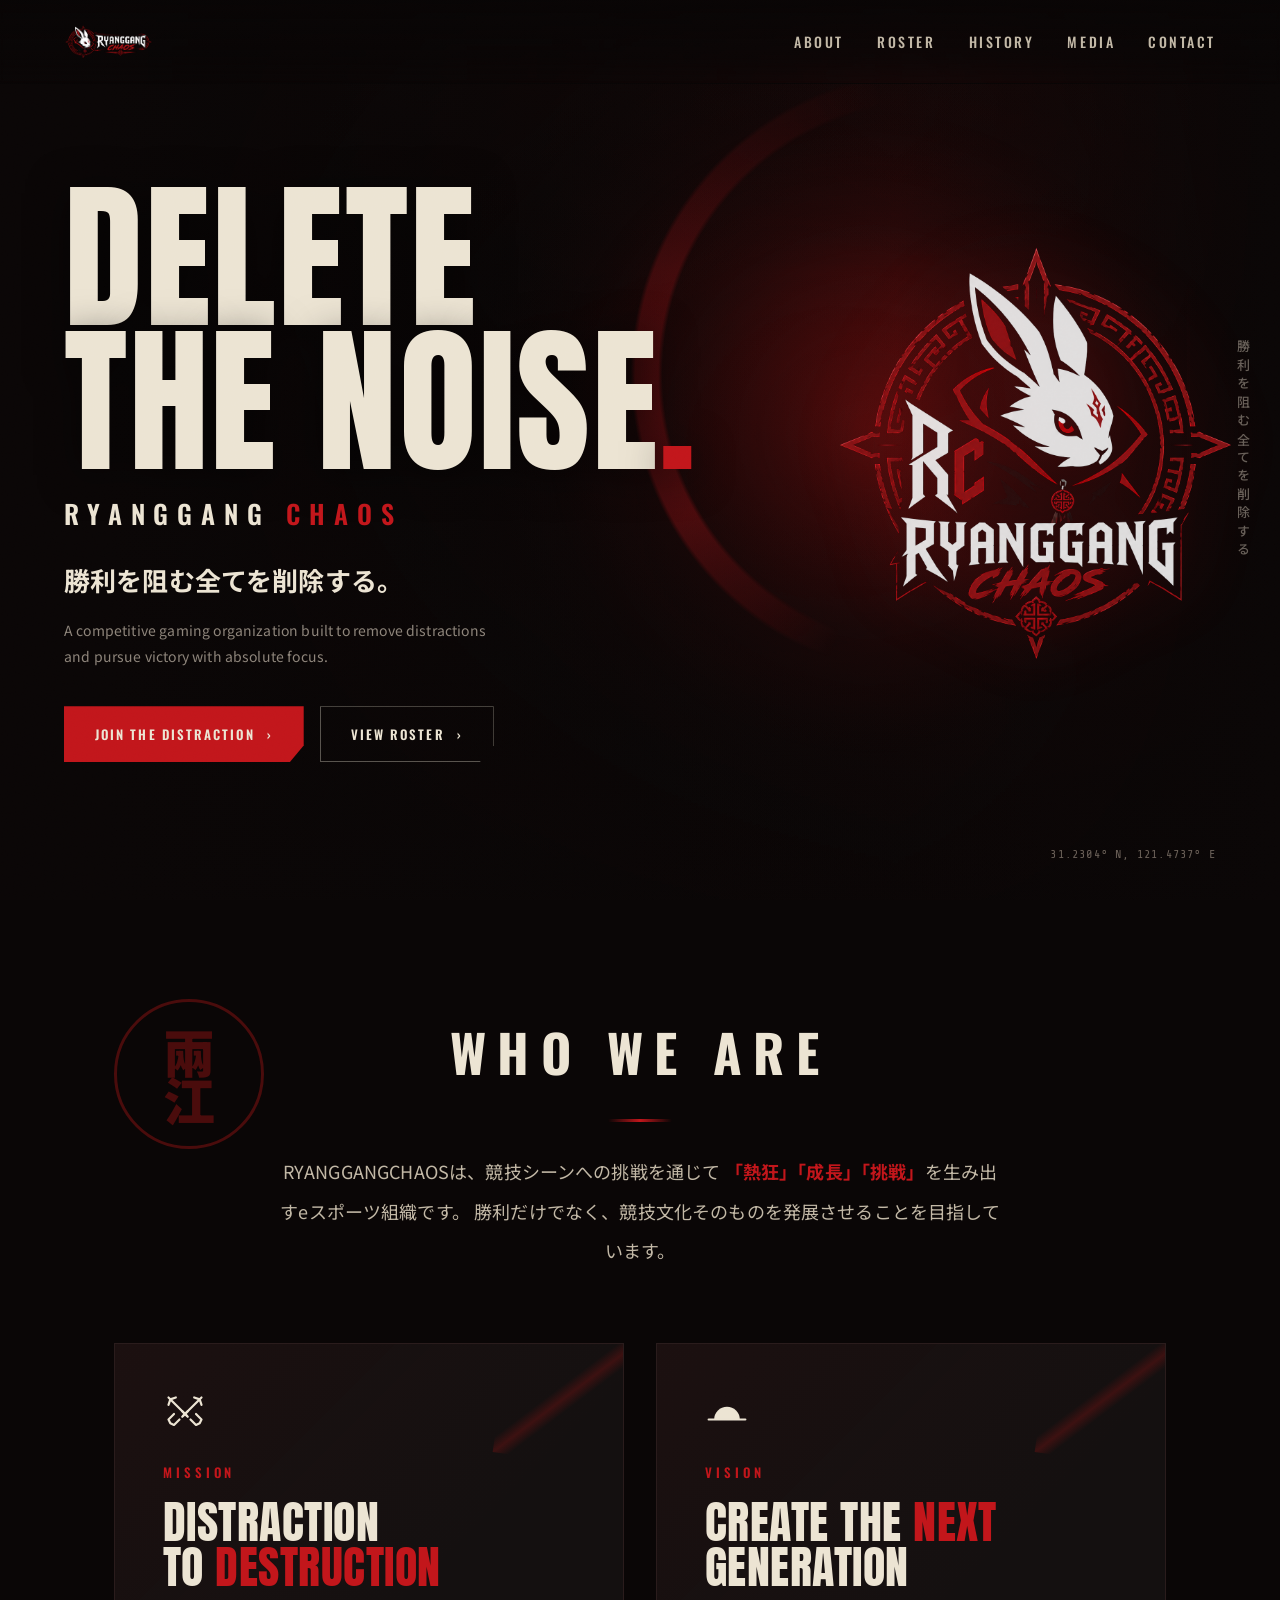
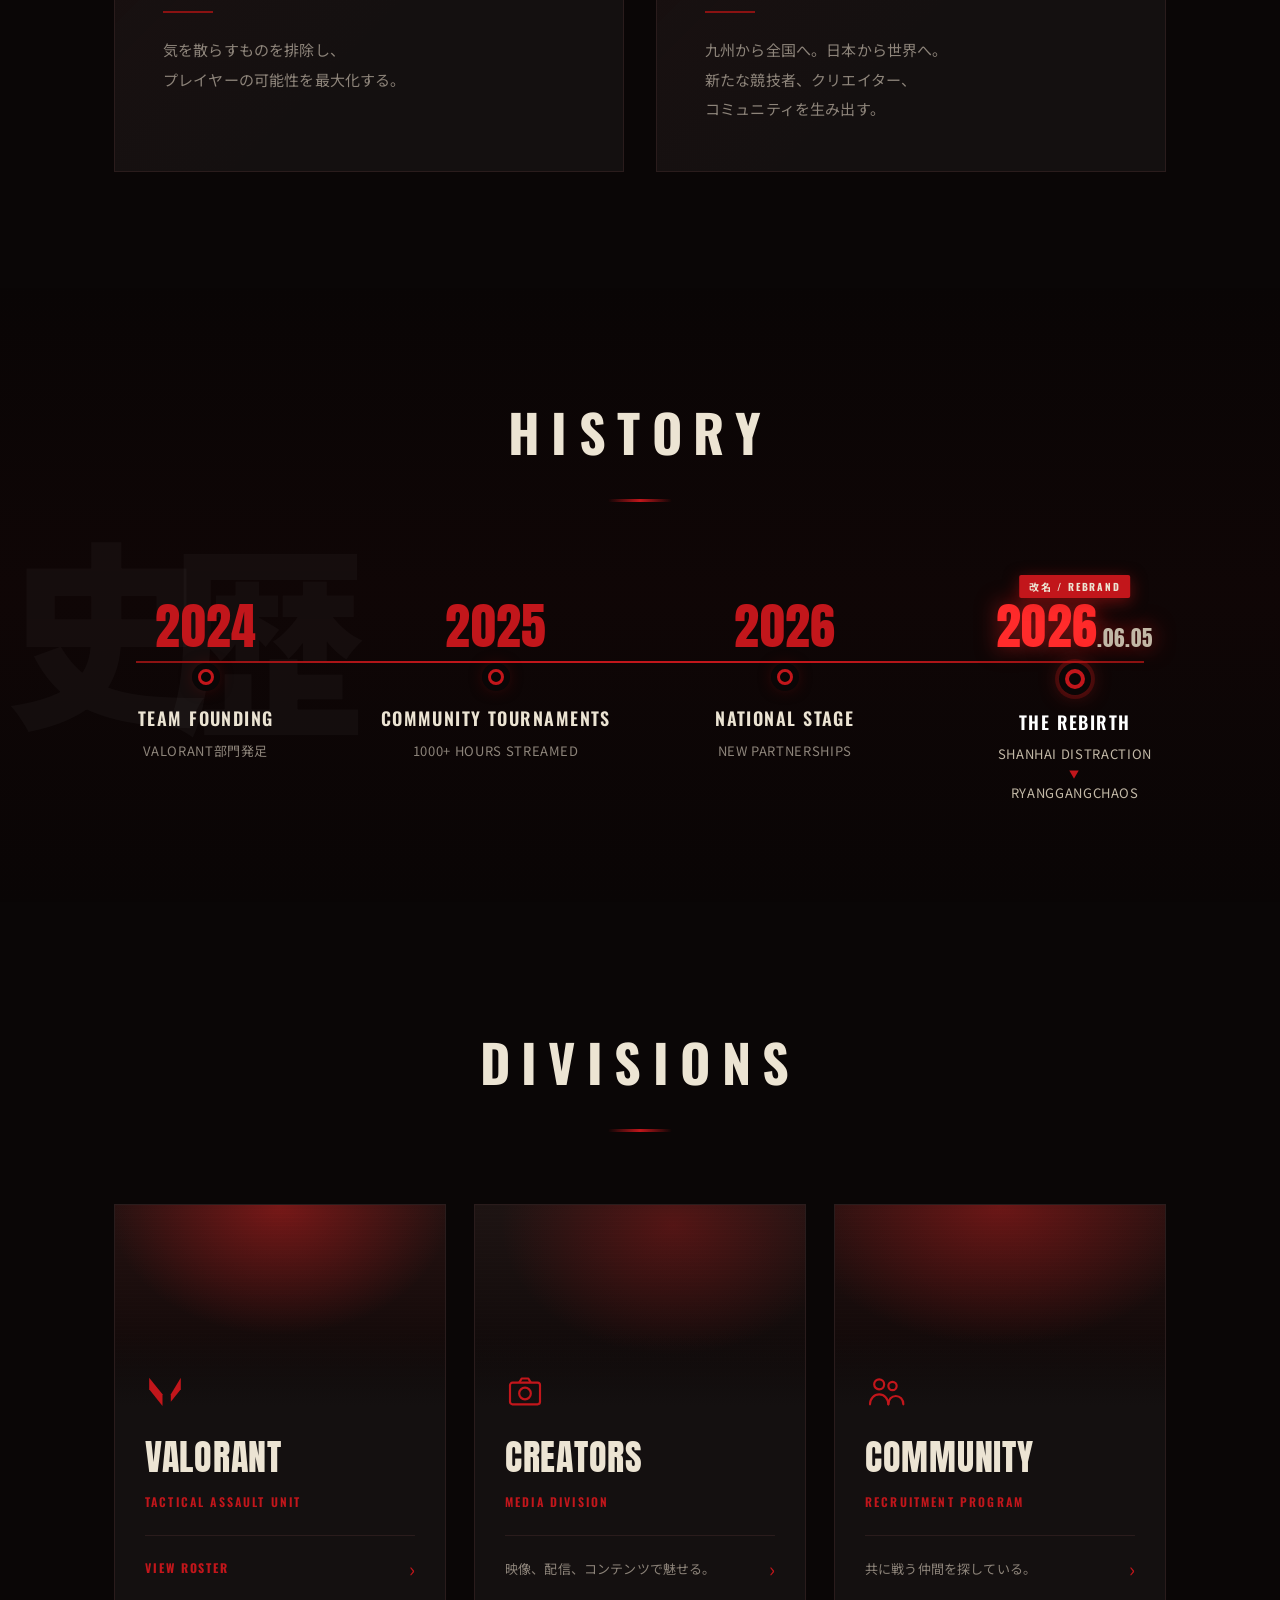
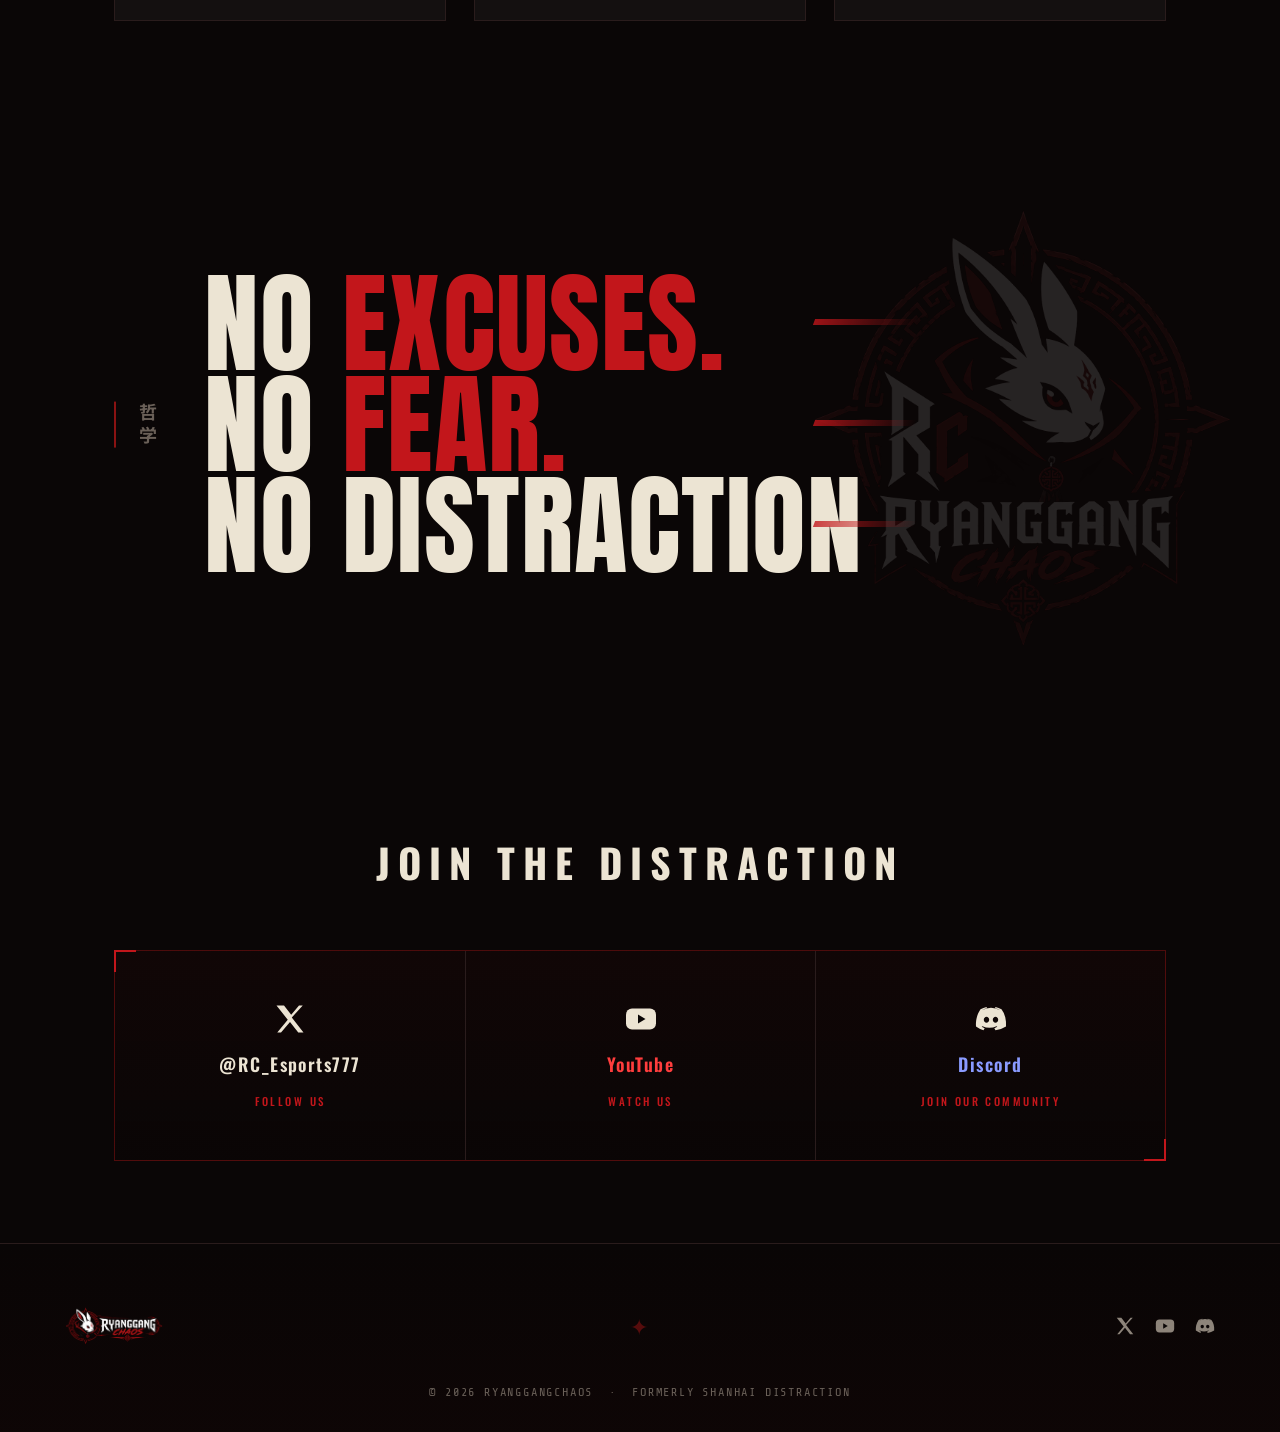
<file: index.html>
<!DOCTYPE html>
<html lang="ja">
<head>
  <meta charset="UTF-8" />
  <meta name="viewport" content="width=device-width, initial-scale=1.0" />
  <title>RYANGGANGCHAOS — DELETE THE NOISE</title>
  <meta name="description" content="RYANGGANGCHAOS（旧 SHANHAI DISTRACTION）｜勝利を阻む全てを削除する。競技シーンへの挑戦を通じて熱狂・成長・挑戦を生み出すeスポーツ組織。" />

  <!-- Open Graph -->
  <meta property="og:title" content="RYANGGANGCHAOS — DELETE THE NOISE" />
  <meta property="og:description" content="勝利を阻む全てを削除する。競技文化を発展させるeスポーツ組織。（旧 SHANHAI DISTRACTION）" />
  <meta property="og:type" content="website" />
  <meta property="og:image" content="assets/og-image.png" />
  <meta name="theme-color" content="#0a0606" />

  <link rel="icon" type="image/png" sizes="32x32" href="assets/favicon-32.png" />
  <link rel="apple-touch-icon" href="assets/favicon-180.png" />

  <!-- Fonts -->
  <link rel="preconnect" href="https://fonts.googleapis.com" />
  <link rel="preconnect" href="https://fonts.gstatic.com" crossorigin />
  <link href="https://fonts.googleapis.com/css2?family=Anton&family=Oswald:wght@400;500;600;700&family=Noto+Sans+JP:wght@400;500;700;900&family=Share+Tech+Mono&display=swap" rel="stylesheet" />

  <link rel="stylesheet" href="css/style.css" />
</head>
<body>
  <!-- Grain overlay -->
  <div class="grain" aria-hidden="true"></div>

  <!-- ============ HEADER ============ -->
  <header class="site-header" id="header">
    <a class="brand" href="#hero" aria-label="RYANGGANGCHAOS ホーム">
      <img class="brand__img" src="assets/logo-horizontal.png" alt="RYANGGANGCHAOS" width="1672" height="941" />
    </a>

    <nav class="nav" id="nav" aria-label="メインナビゲーション">
      <a href="#about">ABOUT</a>
      <a href="roster.html">ROSTER</a>
      <a href="#history">HISTORY</a>
      <a href="#media">MEDIA</a>
      <a href="#contact">CONTACT</a>
    </nav>

    <button class="nav-toggle" id="navToggle" aria-label="メニューを開く" aria-expanded="false" aria-controls="nav">
      <span></span><span></span><span></span>
    </button>
  </header>

  <main>
    <!-- ============ HERO ============ -->
    <section class="hero" id="hero">
      <div class="hero__bg" aria-hidden="true">
        <div class="hero__figure"></div>
        <div class="hero__glow"></div>
        <div class="hero__pagoda"></div>
        <div class="hero__ring"></div>
      </div>

      <div class="hero__vertical" aria-hidden="true">勝利を阻む全てを削除する</div>

      <div class="hero__inner reveal">
        <h1 class="hero__title">
          <span class="line">DELETE</span>
          <span class="line">THE NOISE<span class="dot">.</span></span>
        </h1>
        <p class="hero__sub"><span>RYANGGANG</span> <em>CHAOS</em></p>
        <p class="hero__jp">勝利を阻む全てを削除する。</p>
        <p class="hero__lead">A competitive gaming organization built to remove distractions and pursue victory with absolute focus.</p>

        <div class="hero__cta">
          <a class="btn btn--solid" href="#contact">JOIN THE DISTRACTION <span aria-hidden="true">›</span></a>
          <a class="btn btn--ghost" href="roster.html">VIEW ROSTER <span aria-hidden="true">›</span></a>
        </div>
      </div>

      <div class="hero__coords" aria-hidden="true">31.2304° N, 121.4737° E</div>
      <img class="hero__emblem" src="assets/logo-emblem.png" alt="" aria-hidden="true" />
    </section>

    <!-- ============ WHO WE ARE ============ -->
    <section class="about" id="about">
      <div class="about__stamp" aria-hidden="true">兩江</div>
      <div class="about__inner">
        <h2 class="section-head reveal">WHO WE ARE</h2>
        <p class="about__text reveal">
          RYANGGANGCHAOSは、競技シーンへの挑戦を通じて
          <strong>「熱狂」「成長」「挑戦」</strong>を生み出すeスポーツ組織です。
          勝利だけでなく、競技文化そのものを発展させることを目指しています。
        </p>
      </div>

      <!-- MISSION / VISION -->
      <div class="mv">
        <article class="mv__card reveal">
          <div class="mv__icon" aria-hidden="true">
            <svg viewBox="0 0 48 48"><use href="#ico-swords" /></svg>
          </div>
          <span class="mv__label">MISSION</span>
          <h3 class="mv__title">DISTRACTION<br />TO <em>DESTRUCTION</em></h3>
          <span class="mv__rule" aria-hidden="true"></span>
          <p class="mv__body">気を散らすものを排除し、<br />プレイヤーの可能性を最大化する。</p>
        </article>

        <article class="mv__card reveal" style="--d:.12s">
          <div class="mv__icon" aria-hidden="true">
            <svg viewBox="0 0 48 48"><use href="#ico-sun" /></svg>
          </div>
          <span class="mv__label">VISION</span>
          <h3 class="mv__title">CREATE THE <em>NEXT</em><br />GENERATION</h3>
          <span class="mv__rule" aria-hidden="true"></span>
          <p class="mv__body">九州から全国へ。日本から世界へ。<br />新たな競技者、クリエイター、<br />コミュニティを生み出す。</p>
        </article>
      </div>
    </section>

    <!-- ============ HISTORY ============ -->
    <section class="history" id="history">
      <span class="history__kanji" aria-hidden="true">歴史</span>
      <h2 class="section-head reveal">HISTORY</h2>

      <ol class="timeline">
        <li class="timeline__item reveal">
          <span class="timeline__year">2024</span>
          <span class="timeline__dot" aria-hidden="true"></span>
          <h3 class="timeline__title">TEAM FOUNDING</h3>
          <p class="timeline__desc">VALORANT部門発足</p>
        </li>
        <li class="timeline__item reveal" style="--d:.12s">
          <span class="timeline__year">2025</span>
          <span class="timeline__dot" aria-hidden="true"></span>
          <h3 class="timeline__title">COMMUNITY TOURNAMENTS</h3>
          <p class="timeline__desc">1000+ HOURS STREAMED</p>
        </li>
        <li class="timeline__item reveal" style="--d:.24s">
          <span class="timeline__year">2026</span>
          <span class="timeline__dot" aria-hidden="true"></span>
          <h3 class="timeline__title">NATIONAL STAGE</h3>
          <p class="timeline__desc">NEW PARTNERSHIPS</p>
        </li>
        <li class="timeline__item timeline__item--now reveal" style="--d:.36s">
          <span class="timeline__badge">改名 / REBRAND</span>
          <span class="timeline__year">2026<small>.06.05</small></span>
          <span class="timeline__dot" aria-hidden="true"></span>
          <h3 class="timeline__title">THE REBIRTH</h3>
          <p class="timeline__desc">SHANHAI DISTRACTION<br /><span class="arrow" aria-hidden="true">▼</span><br />RYANGGANGCHAOS</p>
        </li>
      </ol>
    </section>

    <!-- ============ DIVISIONS ============ -->
    <section class="divisions" id="roster">
      <h2 class="section-head reveal">DIVISIONS</h2>

      <div class="div-grid">
        <a class="div-card div-card--valorant reveal" href="roster.html">
          <div class="div-card__media" aria-hidden="true"></div>
          <div class="div-card__body">
            <div class="div-card__icon" aria-hidden="true">
              <svg viewBox="0 0 48 48"><use href="#ico-valorant" /></svg>
            </div>
            <h3 class="div-card__title">VALORANT</h3>
            <span class="div-card__sub">TACTICAL ASSAULT UNIT</span>
            <p class="div-card__foot"><span class="div-card__view">VIEW ROSTER</span><span class="arrow" aria-hidden="true">›</span></p>
          </div>
        </a>

        <article class="div-card div-card--creators reveal" style="--d:.12s" tabindex="0">
          <div class="div-card__media" aria-hidden="true"></div>
          <div class="div-card__body">
            <div class="div-card__icon" aria-hidden="true">
              <svg viewBox="0 0 48 48"><use href="#ico-camera" /></svg>
            </div>
            <h3 class="div-card__title">CREATORS</h3>
            <span class="div-card__sub">MEDIA DIVISION</span>
            <p class="div-card__foot">映像、配信、コンテンツで魅せる。<span class="arrow" aria-hidden="true">›</span></p>
          </div>
        </article>

        <article class="div-card div-card--community reveal" style="--d:.24s" tabindex="0" id="media">
          <div class="div-card__media" aria-hidden="true"></div>
          <div class="div-card__body">
            <div class="div-card__icon" aria-hidden="true">
              <svg viewBox="0 0 48 48"><use href="#ico-community" /></svg>
            </div>
            <h3 class="div-card__title">COMMUNITY</h3>
            <span class="div-card__sub">RECRUITMENT PROGRAM</span>
            <p class="div-card__foot">共に戦う仲間を探している。<span class="arrow" aria-hidden="true">›</span></p>
          </div>
        </article>
      </div>
    </section>

    <!-- ============ PHILOSOPHY ============ -->
    <section class="philosophy" aria-label="Philosophy">
      <span class="philosophy__kanji" aria-hidden="true">哲学</span>
      <h2 class="philosophy__text reveal">
        <span>NO <em>EXCUSES.</em></span>
        <span>NO <em>FEAR.</em></span>
        <span>NO DISTRACTION</span>
      </h2>
      <img class="philosophy__logo" src="assets/logo-emblem.png" alt="" aria-hidden="true" />
    </section>

    <!-- ============ JOIN / CONTACT ============ -->
    <section class="join" id="contact">
      <h2 class="join__head reveal">JOIN THE DISTRACTION</h2>
      <div class="join__panel reveal">
        <a class="social" href="https://x.com/RC_Esports777" target="_blank" rel="noopener">
          <span class="social__icon" aria-hidden="true"><svg viewBox="0 0 24 24"><use href="#ico-x" /></svg></span>
          <span class="social__handle">@RC_Esports777</span>
          <span class="social__cta">FOLLOW US</span>
        </a>
        <a class="social" href="https://www.youtube.com/@sakujo.kanryo" target="_blank" rel="noopener">
          <span class="social__icon" aria-hidden="true"><svg viewBox="0 0 24 24"><use href="#ico-youtube" /></svg></span>
          <span class="social__handle social__handle--yt">YouTube</span>
          <span class="social__cta">WATCH US</span>
        </a>
        <a class="social" href="https://discord.gg/MvMASZq7Z" target="_blank" rel="noopener">
          <span class="social__icon" aria-hidden="true"><svg viewBox="0 0 24 24"><use href="#ico-discord" /></svg></span>
          <span class="social__handle social__handle--dc">Discord</span>
          <span class="social__cta">JOIN OUR COMMUNITY</span>
        </a>
      </div>
    </section>
  </main>

  <!-- ============ FOOTER ============ -->
  <footer class="site-footer">
    <div class="site-footer__inner">
      <a class="brand brand--footer" href="#hero" aria-label="RYANGGANGCHAOS ホーム">
        <img class="brand__img" src="assets/logo-horizontal.png" alt="RYANGGANGCHAOS" width="1672" height="941" />
      </a>

      <span class="site-footer__crosshair" aria-hidden="true">✦</span>

      <div class="site-footer__social">
        <a href="https://x.com/RC_Esports777" target="_blank" rel="noopener" aria-label="X (Twitter)"><svg viewBox="0 0 24 24"><use href="#ico-x" /></svg></a>
        <a href="https://www.youtube.com/@sakujo.kanryo" target="_blank" rel="noopener" aria-label="YouTube"><svg viewBox="0 0 24 24"><use href="#ico-youtube" /></svg></a>
        <a href="https://discord.gg/MvMASZq7Z" target="_blank" rel="noopener" aria-label="Discord"><svg viewBox="0 0 24 24"><use href="#ico-discord" /></svg></a>
      </div>
    </div>
    <p class="site-footer__copy">© 2026 RYANGGANGCHAOS &nbsp;·&nbsp; FORMERLY SHANHAI DISTRACTION</p>
  </footer>

  <!-- ============ SVG SPRITE ============ -->
  <svg width="0" height="0" style="position:absolute" aria-hidden="true">
    <defs>
      <!-- SD Logo: hexagonal shield with S/D + cross -->
      <symbol id="sd-logo" viewBox="0 0 64 64">
        <path d="M32 2 58 16v32L32 62 6 48V16z" fill="none" stroke="currentColor" stroke-width="2.5" stroke-linejoin="round"/>
        <path d="M32 9 51 19.5v25L32 55 13 44.5v-25z" fill="none" stroke="currentColor" stroke-width="1" opacity=".5"/>
        <path d="M24 23h11a4 4 0 0 1 0 11h-7" fill="none" stroke="currentColor" stroke-width="3.4" stroke-linecap="round"/>
        <path d="M28 41h6a8 8 0 0 0 8-8v-2a8 8 0 0 0-8-8" fill="none" stroke="currentColor" stroke-width="3.4" stroke-linecap="round"/>
        <line x1="32" y1="12" x2="32" y2="52" stroke="currentColor" stroke-width="2" opacity=".85"/>
        <line x1="27" y1="20" x2="37" y2="20" stroke="currentColor" stroke-width="2" opacity=".85"/>
      </symbol>

      <symbol id="ico-swords" viewBox="0 0 48 48">
        <path d="M6 6l20 20M14 6L8 8l-2 6M27 21l-6 6" fill="none" stroke="currentColor" stroke-width="2.4" stroke-linecap="round" stroke-linejoin="round"/>
        <path d="M42 6L22 26M34 6l6 2 2 6M21 21l6 6" fill="none" stroke="currentColor" stroke-width="2.4" stroke-linecap="round" stroke-linejoin="round"/>
        <path d="M18 30l-6 6-4-2-2-4 6-6M30 30l6 6 4-2 2-4-6-6" fill="none" stroke="currentColor" stroke-width="2.4" stroke-linecap="round" stroke-linejoin="round"/>
      </symbol>

      <symbol id="ico-sun" viewBox="0 0 48 48">
        <path d="M10 30a14 14 0 0 1 28 0" fill="currentColor"/>
        <line x1="4" y1="30" x2="44" y2="30" stroke="currentColor" stroke-width="2.4" stroke-linecap="round"/>
      </symbol>

      <symbol id="ico-valorant" viewBox="0 0 48 48">
        <path d="M5 8v14l16 20V28z" fill="currentColor"/>
        <path d="M43 8v14L31 37v-9z" fill="currentColor"/>
      </symbol>

      <symbol id="ico-camera" viewBox="0 0 48 48">
        <rect x="6" y="14" width="36" height="26" rx="3" fill="none" stroke="currentColor" stroke-width="2.6"/>
        <path d="M17 14l3-5h8l3 5" fill="none" stroke="currentColor" stroke-width="2.6" stroke-linejoin="round"/>
        <circle cx="24" cy="27" r="7" fill="none" stroke="currentColor" stroke-width="2.6"/>
      </symbol>

      <symbol id="ico-community" viewBox="0 0 48 48">
        <circle cx="17" cy="16" r="6" fill="none" stroke="currentColor" stroke-width="2.6"/>
        <circle cx="33" cy="18" r="5" fill="none" stroke="currentColor" stroke-width="2.6"/>
        <path d="M6 40c0-7 5-12 11-12s11 5 11 12" fill="none" stroke="currentColor" stroke-width="2.6" stroke-linecap="round"/>
        <path d="M28 40c0-6 4-10 9-10s9 4 9 10" fill="none" stroke="currentColor" stroke-width="2.6" stroke-linecap="round"/>
      </symbol>

      <symbol id="ico-x" viewBox="0 0 24 24">
        <path d="M3 3l7.5 9.5L3.5 21H6l6-7 5.5 7H21l-7.8-10L20.5 3H18l-5.2 6.2L8 3z" fill="currentColor"/>
      </symbol>
      <symbol id="ico-youtube" viewBox="0 0 24 24">
        <rect x="2" y="5" width="20" height="14" rx="4" fill="currentColor"/>
        <path d="M10 9l5 3-5 3z" fill="#0a0606"/>
      </symbol>
      <symbol id="ico-discord" viewBox="0 0 24 24">
        <path d="M19 5.5A16 16 0 0 0 15 4l-.3.6a12 12 0 0 1 3.5 1.5 13 13 0 0 0-12.4 0A12 12 0 0 1 9.3 4.6L9 4a16 16 0 0 0-4 1.5C2.4 9.4 1.8 13.2 2 17a16 16 0 0 0 5 2.5l.8-1.3a9 9 0 0 1-2-1l.5-.4a11 11 0 0 0 9.4 0l.5.4a9 9 0 0 1-2 1l.8 1.3A16 16 0 0 0 22 17c.3-4.5-.6-8.3-3-11.5zM9 14.5c-1 0-1.8-.9-1.8-2s.8-2 1.8-2 1.8.9 1.8 2-.8 2-1.8 2zm6 0c-1 0-1.8-.9-1.8-2s.8-2 1.8-2 1.8.9 1.8 2-.8 2-1.8 2z" fill="currentColor"/>
      </symbol>
    </defs>
  </svg>

  <script src="js/main.js"></script>
</body>
</html>
</file>
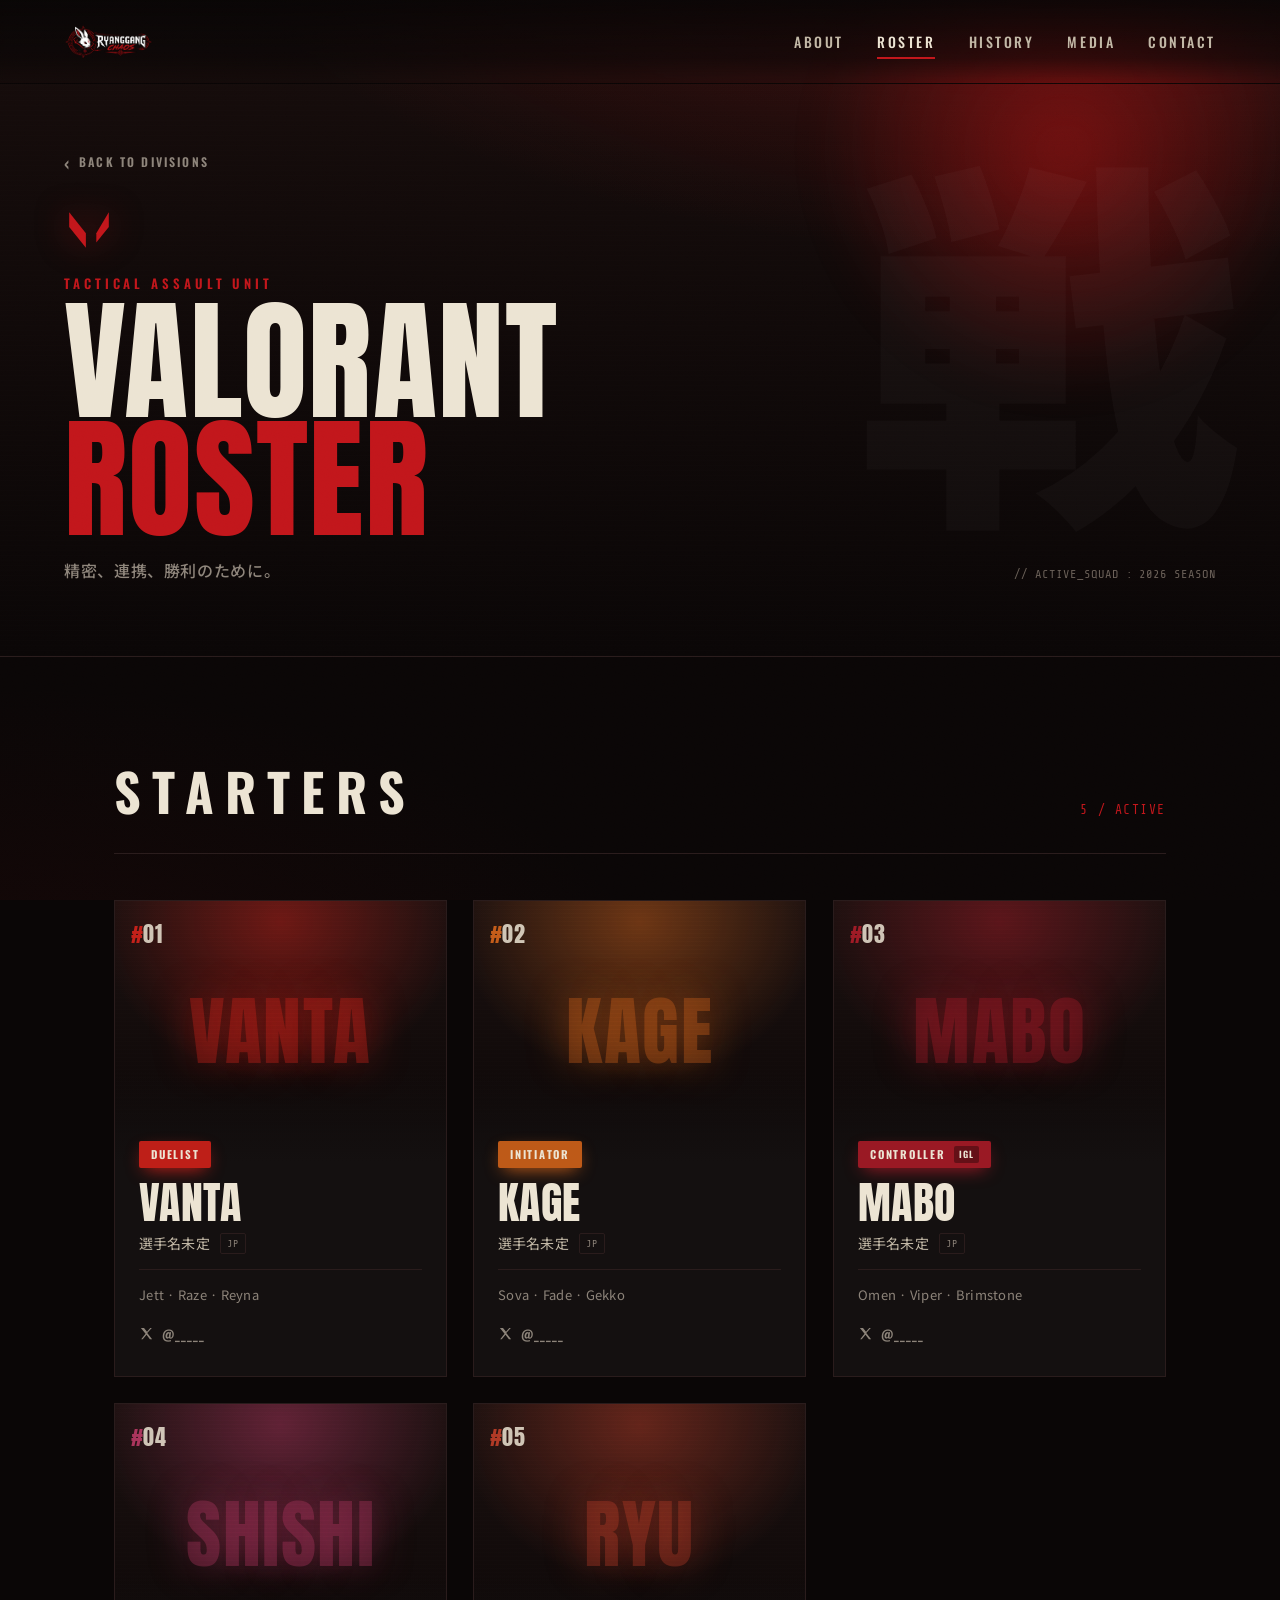
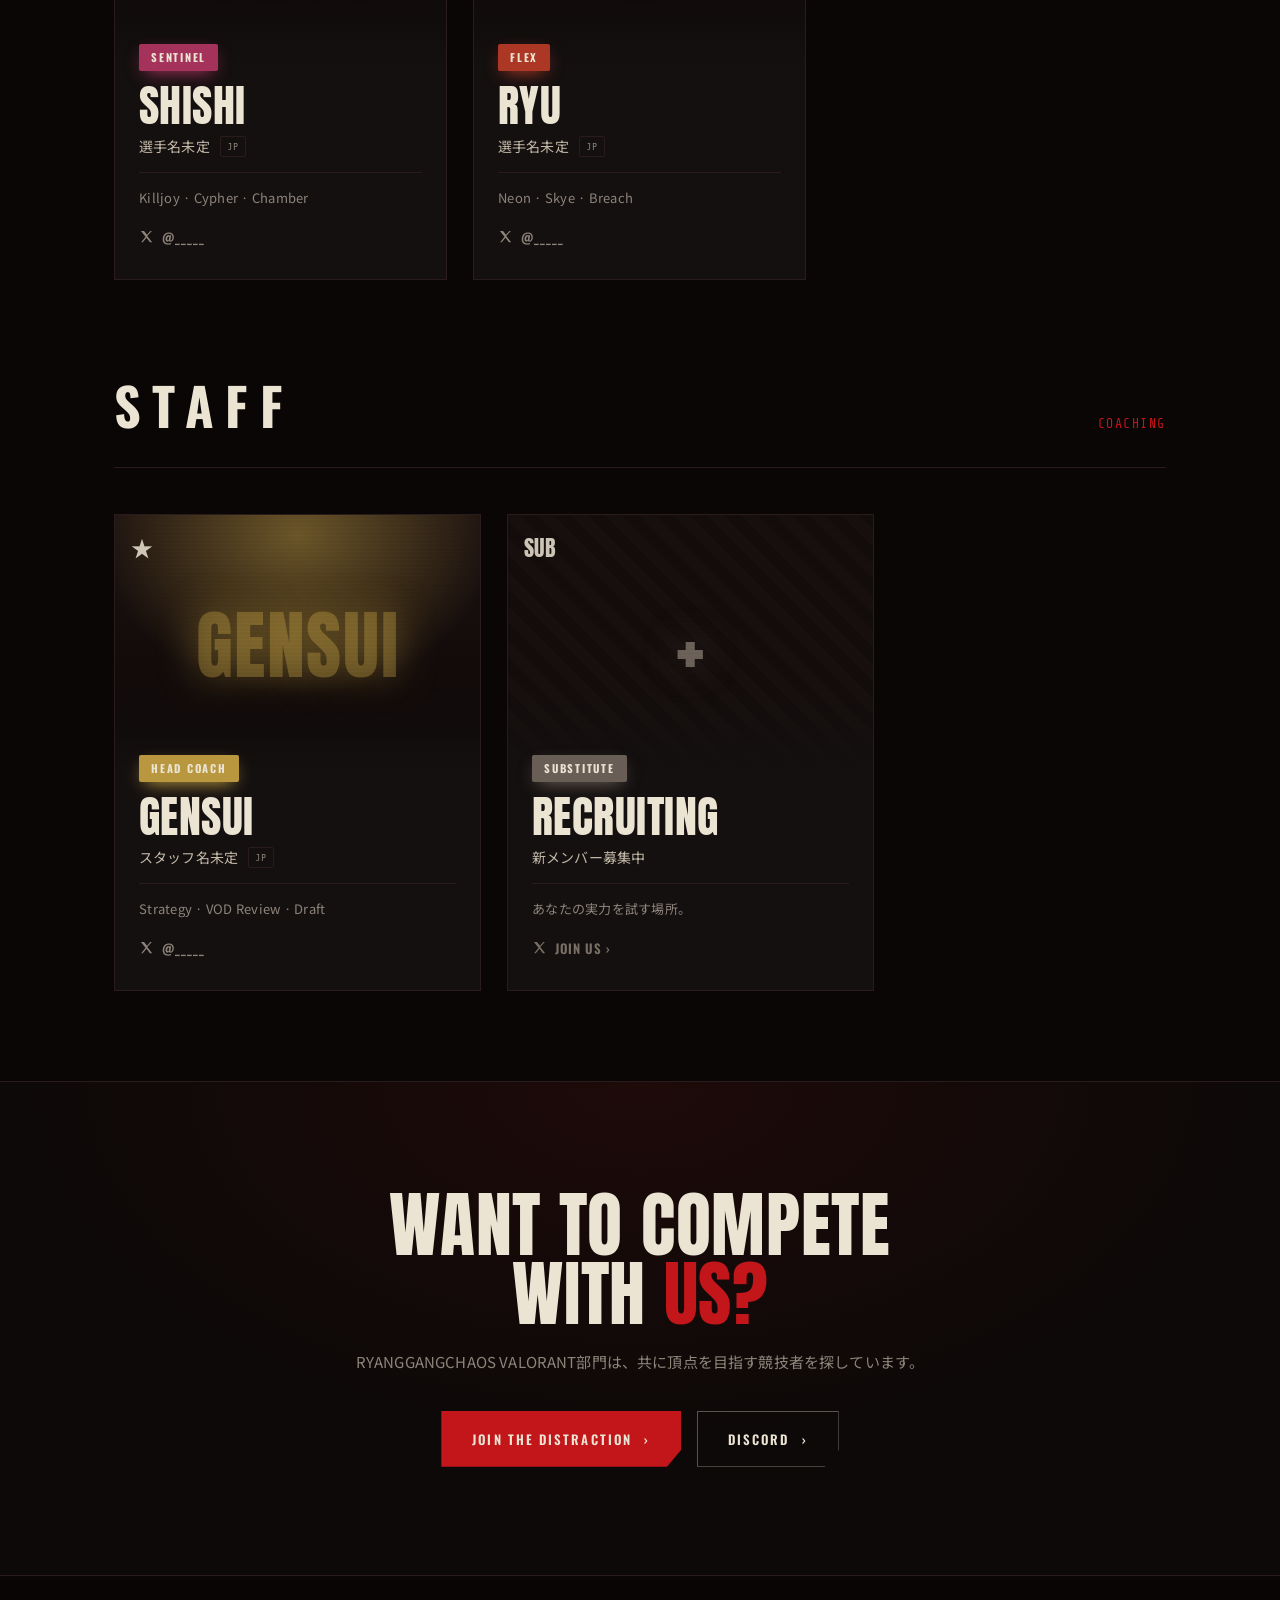
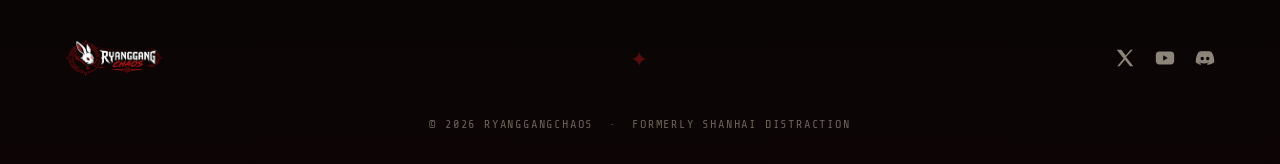
<file: roster.html>
<!DOCTYPE html>
<html lang="ja">
<head>
  <meta charset="UTF-8" />
  <meta name="viewport" content="width=device-width, initial-scale=1.0" />
  <title>VALORANT ROSTER — RYANGGANGCHAOS</title>
  <meta name="description" content="RYANGGANGCHAOS VALORANT部門 ロスター｜TACTICAL ASSAULT UNIT。精密、連携、勝利のために。" />

  <meta property="og:title" content="VALORANT ROSTER — RYANGGANGCHAOS" />
  <meta property="og:description" content="RYANGGANGCHAOS VALORANT部門 ロスター — TACTICAL ASSAULT UNIT" />
  <meta property="og:type" content="website" />
  <meta property="og:image" content="assets/og-image.png" />
  <meta name="theme-color" content="#0a0606" />

  <link rel="icon" type="image/png" sizes="32x32" href="assets/favicon-32.png" />
  <link rel="apple-touch-icon" href="assets/favicon-180.png" />

  <link rel="preconnect" href="https://fonts.googleapis.com" />
  <link rel="preconnect" href="https://fonts.gstatic.com" crossorigin />
  <link href="https://fonts.googleapis.com/css2?family=Anton&family=Oswald:wght@400;500;600;700&family=Noto+Sans+JP:wght@400;500;700;900&family=Share+Tech+Mono&display=swap" rel="stylesheet" />

  <link rel="stylesheet" href="css/style.css" />
  <link rel="stylesheet" href="css/roster.css" />
</head>
<body>
  <div class="grain" aria-hidden="true"></div>

  <!-- ============ HEADER ============ -->
  <header class="site-header" id="header">
    <a class="brand" href="index.html" aria-label="RYANGGANGCHAOS ホーム">
      <img class="brand__img" src="assets/logo-horizontal.png" alt="RYANGGANGCHAOS" width="1672" height="941" />
    </a>

    <nav class="nav" id="nav" aria-label="メインナビゲーション">
      <a href="index.html#about">ABOUT</a>
      <a href="roster.html" class="is-active" aria-current="page">ROSTER</a>
      <a href="index.html#history">HISTORY</a>
      <a href="index.html#media">MEDIA</a>
      <a href="index.html#contact">CONTACT</a>
    </nav>

    <button class="nav-toggle" id="navToggle" aria-label="メニューを開く" aria-expanded="false" aria-controls="nav">
      <span></span><span></span><span></span>
    </button>
  </header>

  <main>
    <!-- ============ ROSTER HERO ============ -->
    <section class="rhero">
      <div class="rhero__bg" aria-hidden="true"></div>
      <div class="rhero__glow" aria-hidden="true"></div>
      <span class="rhero__watermark" aria-hidden="true">戦</span>

      <div class="rhero__inner">
        <a class="rhero__back" href="index.html#roster"><span aria-hidden="true">‹</span> BACK TO DIVISIONS</a>
        <div class="rhero__icon" aria-hidden="true"><svg viewBox="0 0 48 48"><use href="#ico-valorant" /></svg></div>
        <p class="rhero__label">TACTICAL ASSAULT UNIT</p>
        <h1 class="rhero__title"><span>VALORANT</span><em>ROSTER</em></h1>
        <p class="rhero__jp">精密、連携、勝利のために。</p>
      </div>
      <div class="rhero__coords" aria-hidden="true">// ACTIVE_SQUAD : 2026 SEASON</div>
    </section>

    <!-- ============ STARTERS ============ -->
    <section class="roster" id="starters">
      <div class="roster__head reveal">
        <h2 class="section-head">STARTERS</h2>
        <p class="roster__count">5 / ACTIVE</p>
      </div>

      <div class="roster-grid">
        <!-- ===== Player card template — edit IGN / name / role / agents / social ===== -->
        <article class="pcard reveal" data-role="duelist">
          <div class="pcard__media">
            <span class="pcard__no">01</span>
            <span class="pcard__ghost">VANTA</span>
          </div>
          <div class="pcard__body">
            <span class="pcard__role">DUELIST</span>
            <h3 class="pcard__ign">VANTA</h3>
            <p class="pcard__name">選手名未定 <span class="pcard__flag">JP</span></p>
            <p class="pcard__agents">Jett · Raze · Reyna</p>
            <a class="pcard__social" href="#" target="_blank" rel="noopener" aria-label="X">
              <svg viewBox="0 0 24 24"><use href="#ico-x" /></svg><span>@_____</span>
            </a>
          </div>
        </article>

        <article class="pcard reveal" data-role="initiator" style="--d:.08s">
          <div class="pcard__media">
            <span class="pcard__no">02</span>
            <span class="pcard__ghost">KAGE</span>
          </div>
          <div class="pcard__body">
            <span class="pcard__role">INITIATOR</span>
            <h3 class="pcard__ign">KAGE</h3>
            <p class="pcard__name">選手名未定 <span class="pcard__flag">JP</span></p>
            <p class="pcard__agents">Sova · Fade · Gekko</p>
            <a class="pcard__social" href="#" target="_blank" rel="noopener" aria-label="X">
              <svg viewBox="0 0 24 24"><use href="#ico-x" /></svg><span>@_____</span>
            </a>
          </div>
        </article>

        <article class="pcard pcard--igl reveal" data-role="controller" style="--d:.16s">
          <div class="pcard__media">
            <span class="pcard__no">03</span>
            <span class="pcard__ghost">MABO</span>
          </div>
          <div class="pcard__body">
            <span class="pcard__role">CONTROLLER<span class="pcard__igl-tag">IGL</span></span>
            <h3 class="pcard__ign">MABO</h3>
            <p class="pcard__name">選手名未定 <span class="pcard__flag">JP</span></p>
            <p class="pcard__agents">Omen · Viper · Brimstone</p>
            <a class="pcard__social" href="#" target="_blank" rel="noopener" aria-label="X">
              <svg viewBox="0 0 24 24"><use href="#ico-x" /></svg><span>@_____</span>
            </a>
          </div>
        </article>

        <article class="pcard reveal" data-role="sentinel" style="--d:.24s">
          <div class="pcard__media">
            <span class="pcard__no">04</span>
            <span class="pcard__ghost">SHISHI</span>
          </div>
          <div class="pcard__body">
            <span class="pcard__role">SENTINEL</span>
            <h3 class="pcard__ign">SHISHI</h3>
            <p class="pcard__name">選手名未定 <span class="pcard__flag">JP</span></p>
            <p class="pcard__agents">Killjoy · Cypher · Chamber</p>
            <a class="pcard__social" href="#" target="_blank" rel="noopener" aria-label="X">
              <svg viewBox="0 0 24 24"><use href="#ico-x" /></svg><span>@_____</span>
            </a>
          </div>
        </article>

        <article class="pcard reveal" data-role="flex" style="--d:.32s">
          <div class="pcard__media">
            <span class="pcard__no">05</span>
            <span class="pcard__ghost">RYU</span>
          </div>
          <div class="pcard__body">
            <span class="pcard__role">FLEX</span>
            <h3 class="pcard__ign">RYU</h3>
            <p class="pcard__name">選手名未定 <span class="pcard__flag">JP</span></p>
            <p class="pcard__agents">Neon · Skye · Breach</p>
            <a class="pcard__social" href="#" target="_blank" rel="noopener" aria-label="X">
              <svg viewBox="0 0 24 24"><use href="#ico-x" /></svg><span>@_____</span>
            </a>
          </div>
        </article>
      </div>

      <!-- ============ STAFF ============ -->
      <div class="roster__head reveal" style="margin-top: clamp(60px,9vh,100px)">
        <h2 class="section-head">STAFF</h2>
        <p class="roster__count">COACHING</p>
      </div>

      <div class="roster-grid roster-grid--staff">
        <article class="pcard pcard--staff reveal" data-role="coach">
          <div class="pcard__media">
            <span class="pcard__no">★</span>
            <span class="pcard__ghost">GENSUI</span>
          </div>
          <div class="pcard__body">
            <span class="pcard__role">HEAD COACH</span>
            <h3 class="pcard__ign">GENSUI</h3>
            <p class="pcard__name">スタッフ名未定 <span class="pcard__flag">JP</span></p>
            <p class="pcard__agents">Strategy · VOD Review · Draft</p>
            <a class="pcard__social" href="#" target="_blank" rel="noopener" aria-label="X">
              <svg viewBox="0 0 24 24"><use href="#ico-x" /></svg><span>@_____</span>
            </a>
          </div>
        </article>

        <article class="pcard pcard--sub reveal" data-role="sub" style="--d:.08s">
          <div class="pcard__media">
            <span class="pcard__no">SUB</span>
            <span class="pcard__ghost">+</span>
          </div>
          <div class="pcard__body">
            <span class="pcard__role">SUBSTITUTE</span>
            <h3 class="pcard__ign">RECRUITING</h3>
            <p class="pcard__name">新メンバー募集中</p>
            <p class="pcard__agents">あなたの実力を試す場所。</p>
            <a class="pcard__social pcard__social--cta" href="index.html#contact">
              <svg viewBox="0 0 24 24"><use href="#ico-x" /></svg><span>JOIN US ›</span>
            </a>
          </div>
        </article>
      </div>
    </section>

    <!-- ============ CTA ============ -->
    <section class="rcta">
      <div class="rcta__inner reveal">
        <h2 class="rcta__title">WANT TO COMPETE<br />WITH <em>US?</em></h2>
        <p class="rcta__text">RYANGGANGCHAOS VALORANT部門は、共に頂点を目指す競技者を探しています。</p>
        <div class="rcta__btns">
          <a class="btn btn--solid" href="index.html#contact">JOIN THE DISTRACTION <span aria-hidden="true">›</span></a>
          <a class="btn btn--ghost" href="https://discord.gg/MvMASZq7Z" target="_blank" rel="noopener">DISCORD <span aria-hidden="true">›</span></a>
        </div>
      </div>
    </section>
  </main>

  <!-- ============ FOOTER ============ -->
  <footer class="site-footer">
    <div class="site-footer__inner">
      <a class="brand brand--footer" href="index.html" aria-label="RYANGGANGCHAOS ホーム">
        <img class="brand__img" src="assets/logo-horizontal.png" alt="RYANGGANGCHAOS" width="1672" height="941" />
      </a>
      <span class="site-footer__crosshair" aria-hidden="true">✦</span>
      <div class="site-footer__social">
        <a href="https://x.com/RC_Esports777" target="_blank" rel="noopener" aria-label="X (Twitter)"><svg viewBox="0 0 24 24"><use href="#ico-x" /></svg></a>
        <a href="https://www.youtube.com/@sakujo.kanryo" target="_blank" rel="noopener" aria-label="YouTube"><svg viewBox="0 0 24 24"><use href="#ico-youtube" /></svg></a>
        <a href="https://discord.gg/MvMASZq7Z" target="_blank" rel="noopener" aria-label="Discord"><svg viewBox="0 0 24 24"><use href="#ico-discord" /></svg></a>
      </div>
    </div>
    <p class="site-footer__copy">© 2026 RYANGGANGCHAOS &nbsp;·&nbsp; FORMERLY SHANHAI DISTRACTION</p>
  </footer>

  <!-- ============ SVG SPRITE ============ -->
  <svg width="0" height="0" style="position:absolute" aria-hidden="true">
    <defs>
      <symbol id="ico-valorant" viewBox="0 0 48 48">
        <path d="M5 8v14l16 20V28z" fill="currentColor"/>
        <path d="M43 8v14L31 37v-9z" fill="currentColor"/>
      </symbol>
      <symbol id="ico-x" viewBox="0 0 24 24">
        <path d="M3 3l7.5 9.5L3.5 21H6l6-7 5.5 7H21l-7.8-10L20.5 3H18l-5.2 6.2L8 3z" fill="currentColor"/>
      </symbol>
      <symbol id="ico-youtube" viewBox="0 0 24 24">
        <rect x="2" y="5" width="20" height="14" rx="4" fill="currentColor"/>
        <path d="M10 9l5 3-5 3z" fill="#0a0606"/>
      </symbol>
      <symbol id="ico-discord" viewBox="0 0 24 24">
        <path d="M19 5.5A16 16 0 0 0 15 4l-.3.6a12 12 0 0 1 3.5 1.5 13 13 0 0 0-12.4 0A12 12 0 0 1 9.3 4.6L9 4a16 16 0 0 0-4 1.5C2.4 9.4 1.8 13.2 2 17a16 16 0 0 0 5 2.5l.8-1.3a9 9 0 0 1-2-1l.5-.4a11 11 0 0 0 9.4 0l.5.4a9 9 0 0 1-2 1l.8 1.3A16 16 0 0 0 22 17c.3-4.5-.6-8.3-3-11.5zM9 14.5c-1 0-1.8-.9-1.8-2s.8-2 1.8-2 1.8.9 1.8 2-.8 2-1.8 2zm6 0c-1 0-1.8-.9-1.8-2s.8-2 1.8-2 1.8.9 1.8 2-.8 2-1.8 2z" fill="currentColor"/>
      </symbol>
    </defs>
  </svg>

  <script src="js/main.js"></script>
</body>
</html>
</file>
<file: css/style.css>
/* =========================================================
   SHANHAI DISTRACTION — Landing Page
   Dark / red tactical e-sports aesthetic
   ========================================================= */

:root {
  --bg:        #0a0606;
  --bg-2:      #0d0908;
  --bg-3:      #120c0b;
  --panel:     #141010;
  --panel-2:   #181212;
  --line:      #2a1c1c;

  --red:       #c2161b;   /* bright accent */
  --red-deep:  #8a1212;   /* deep */
  --red-logo:  #a72020;   /* brand red */
  --red-glow:  rgba(180, 20, 20, .55);

  --cream:     #ece4d3;
  --cream-dim: #c2b8a6;
  --muted:     #8d847a;
  --muted-2:   #6a6058;

  --font-display: 'Anton', 'Noto Sans JP', sans-serif;
  --font-head:    'Oswald', 'Noto Sans JP', sans-serif;
  --font-body:    'Noto Sans JP', sans-serif;
  --font-mono:    'Share Tech Mono', monospace;

  --maxw: 1180px;
  --gutter: clamp(20px, 5vw, 64px);
  --header-h: 84px;
}

/* ---------- Reset ---------- */
*, *::before, *::after { box-sizing: border-box; }
* { margin: 0; padding: 0; }
html { scroll-behavior: smooth; -webkit-text-size-adjust: 100%; }
@media (prefers-reduced-motion: reduce) {
  html { scroll-behavior: auto; }
  *, *::before, *::after { animation-duration: .001ms !important; transition-duration: .001ms !important; }
}

body {
  background: var(--bg);
  color: var(--cream);
  font-family: var(--font-body);
  font-weight: 400;
  line-height: 1.7;
  letter-spacing: .01em;
  overflow-x: hidden;
  -webkit-font-smoothing: antialiased;
  text-rendering: optimizeLegibility;
}

img { max-width: 100%; display: block; }
a { color: inherit; text-decoration: none; }
ol, ul { list-style: none; }

/* ---------- Grain / atmosphere ---------- */
.grain {
  position: fixed; inset: 0; z-index: 1000; pointer-events: none;
  opacity: .05; mix-blend-mode: overlay;
  background-image: url("data:image/svg+xml,%3Csvg xmlns='http://www.w3.org/2000/svg' width='120' height='120'%3E%3Cfilter id='n'%3E%3CfeTurbulence type='fractalNoise' baseFrequency='.9' numOctaves='2'/%3E%3C/filter%3E%3Crect width='100%25' height='100%25' filter='url(%23n)'/%3E%3C/svg%3E");
}

/* base body background texture */
body::before {
  content: ""; position: fixed; inset: 0; z-index: -2; pointer-events: none;
  background:
    radial-gradient(120% 90% at 80% -10%, rgba(150,20,20,.18), transparent 55%),
    radial-gradient(100% 80% at 0% 120%, rgba(120,16,16,.12), transparent 55%),
    var(--bg);
}

/* =========================================================
   Reveal animation
   ========================================================= */
.reveal {
  opacity: 0;
  transform: translateY(26px);
  transition: opacity .8s cubic-bezier(.2,.7,.2,1), transform .8s cubic-bezier(.2,.7,.2,1);
  transition-delay: var(--d, 0s);
  will-change: opacity, transform;
}
.reveal.in { opacity: 1; transform: none; }

/* =========================================================
   Shared section bits
   ========================================================= */
.section-head {
  font-family: var(--font-head);
  font-weight: 700;
  font-size: clamp(28px, 5vw, 52px);
  letter-spacing: .22em;
  color: var(--cream);
  text-align: center;
  position: relative;
  padding-bottom: 26px;
  margin-inline: auto;
}
.section-head::after {
  content: ""; position: absolute; left: 50%; bottom: 0; transform: translateX(-50%);
  width: 64px; height: 3px;
  background: linear-gradient(90deg, transparent, var(--red), transparent);
}

/* =========================================================
   HEADER
   ========================================================= */
.site-header {
  position: fixed; top: 0; left: 0; right: 0; z-index: 900;
  height: var(--header-h);
  display: flex; align-items: center; justify-content: space-between;
  padding-inline: var(--gutter);
  background: linear-gradient(180deg, rgba(8,5,5,.92), rgba(8,5,5,.55) 70%, transparent);
  backdrop-filter: blur(2px);
  transition: background .35s ease, height .35s ease, border-color .35s ease;
  border-bottom: 1px solid transparent;
}
.site-header.scrolled {
  height: 68px;
  background: rgba(8,5,5,.94);
  border-bottom-color: var(--line);
  backdrop-filter: blur(10px);
}

.brand { display: flex; align-items: center; }
.brand__img { height: 50px; width: auto; transition: height .35s ease; }
.site-header.scrolled .brand__img { height: 40px; }

.nav { display: flex; gap: clamp(18px, 2.6vw, 40px); }
.nav a {
  font-family: var(--font-head);
  font-weight: 500;
  font-size: 14px;
  letter-spacing: .18em;
  color: var(--cream-dim);
  position: relative;
  padding: 6px 0;
  transition: color .25s ease;
}
.nav a::after {
  content: ""; position: absolute; left: 0; right: 100%; bottom: 0; height: 2px;
  background: var(--red); transition: right .3s ease;
}
.nav a:hover { color: var(--cream); }
.nav a:hover::after { right: 0; }

/* Hamburger */
.nav-toggle {
  display: none; flex-direction: column; gap: 5px;
  width: 38px; height: 32px; padding: 6px;
  background: none; border: none; cursor: pointer; z-index: 950;
}
.nav-toggle span {
  display: block; height: 2px; width: 100%;
  background: var(--cream); border-radius: 2px;
  transition: transform .3s ease, opacity .25s ease;
}
.nav-toggle[aria-expanded="true"] span:nth-child(1) { transform: translateY(7px) rotate(45deg); }
.nav-toggle[aria-expanded="true"] span:nth-child(2) { opacity: 0; }
.nav-toggle[aria-expanded="true"] span:nth-child(3) { transform: translateY(-7px) rotate(-45deg); }

/* =========================================================
   HERO
   ========================================================= */
.hero {
  position: relative;
  min-height: 100svh;
  display: flex; align-items: center;
  padding: calc(var(--header-h) + 4vh) var(--gutter) 8vh;
  overflow: hidden;
}
.hero__bg { position: absolute; inset: 0; z-index: -1; }
.hero__bg::after {            /* dark vignette + left fade for text legibility */
  content: ""; position: absolute; inset: 0;
  background:
    linear-gradient(90deg, var(--bg) 8%, rgba(10,6,6,.6) 42%, rgba(10,6,6,.15) 70%, var(--bg) 100%),
    linear-gradient(180deg, rgba(10,6,6,.55), transparent 30%, rgba(10,6,6,.85));
}
.hero__glow {
  position: absolute; top: 8%; right: 4%;
  width: min(60vw, 720px); aspect-ratio: 1;
  background: radial-gradient(circle, var(--red-glow), rgba(150,20,20,.12) 40%, transparent 62%);
  filter: blur(10px);
  animation: pulse 6s ease-in-out infinite;
}
.hero__ring {
  position: absolute; top: 6%; right: 2%;
  width: min(56vw, 640px); aspect-ratio: 1;
  border-radius: 50%;
  background:
    conic-gradient(from 200deg, transparent 0deg, var(--red) 40deg, transparent 150deg);
  -webkit-mask: radial-gradient(circle, transparent 60%, #000 61%, #000 66%, transparent 67%);
          mask: radial-gradient(circle, transparent 60%, #000 61%, #000 66%, transparent 67%);
  opacity: .85;
  animation: spin 28s linear infinite;
}
.hero__figure {
  position: absolute; inset: 0;
  background:
    radial-gradient(40% 55% at 66% 46%, rgba(40,8,8,.9), transparent 70%),
    radial-gradient(70% 90% at 78% 50%, rgba(90,16,16,.35), transparent 60%);
}
.hero__pagoda {
  position: absolute; right: 7%; top: 30%;
  width: 3px; height: 220px;
  background: linear-gradient(180deg, transparent, var(--red-deep));
  opacity: .25;
}
@keyframes pulse { 0%,100%{opacity:.7;transform:scale(1)} 50%{opacity:1;transform:scale(1.05)} }
@keyframes spin { to { transform: rotate(360deg); } }

.hero__emblem {
  position: absolute; right: clamp(-40px, 2vw, 60px); top: 50%;
  transform: translateY(-50%);
  width: clamp(220px, 34vw, 460px);
  opacity: .9;
  filter: drop-shadow(0 0 40px rgba(160,20,20,.4));
  animation: float 7s ease-in-out infinite;
  z-index: -1;
}
@keyframes float { 0%,100%{transform:translateY(-50%)} 50%{transform:translateY(-54%)} }

.hero__vertical {
  position: absolute; right: clamp(8px, 2vw, 28px); top: 50%;
  transform: translateY(-50%);
  writing-mode: vertical-rl;
  font-family: var(--font-body); font-weight: 500;
  letter-spacing: .42em; font-size: 13px;
  color: var(--muted); opacity: .7;
}

.hero__inner { position: relative; max-width: 640px; z-index: 2; }

.hero__title {
  font-family: var(--font-display);
  font-weight: 400;
  line-height: .9;
  font-size: clamp(56px, 12.5vw, 168px);
  letter-spacing: .01em;
  color: var(--cream);
  text-shadow: 0 6px 40px rgba(0,0,0,.6);
}
.hero__title .line { display: block; }
.hero__title .dot { color: var(--red); }

.hero__sub {
  margin-top: 18px;
  font-family: var(--font-head); font-weight: 600;
  letter-spacing: .34em;
  font-size: clamp(15px, 2.4vw, 26px);
}
.hero__sub span { color: var(--cream); }
.hero__sub em { color: var(--red); font-style: normal; }

.hero__jp {
  margin-top: 22px;
  font-weight: 700; font-size: clamp(18px, 2.6vw, 26px);
  color: var(--cream);
}
.hero__lead {
  margin-top: 16px; max-width: 440px;
  color: var(--muted); font-size: 14px; line-height: 1.85;
}

.hero__cta { display: flex; flex-wrap: wrap; gap: 16px; margin-top: 36px; }

.btn {
  --pad: 16px 30px;
  display: inline-flex; align-items: center; gap: 12px;
  padding: var(--pad);
  font-family: var(--font-head); font-weight: 600;
  letter-spacing: .16em; font-size: 13px;
  border: 1px solid transparent;
  position: relative; overflow: hidden;
  transition: transform .25s ease, background .3s ease, color .3s ease, border-color .3s ease;
  clip-path: polygon(0 0, 100% 0, 100% 70%, calc(100% - 14px) 100%, 0 100%);
}
.btn span { transition: transform .3s ease; }
.btn:hover span { transform: translateX(4px); }
.btn--solid { background: var(--red); color: var(--cream); }
.btn--solid:hover { background: #d81b20; transform: translateY(-2px); box-shadow: 0 10px 30px rgba(180,20,20,.4); }
.btn--ghost { border-color: rgba(236,228,211,.35); color: var(--cream); }
.btn--ghost:hover { border-color: var(--red); color: #fff; background: rgba(180,20,20,.12); transform: translateY(-2px); }

.hero__coords {
  position: absolute; right: var(--gutter); bottom: 4vh;
  font-family: var(--font-mono); font-size: 12px;
  color: var(--muted-2); letter-spacing: .1em;
}

/* =========================================================
   ABOUT / WHO WE ARE
   ========================================================= */
.about {
  position: relative;
  padding: clamp(80px, 12vh, 140px) var(--gutter);
  max-width: var(--maxw); margin-inline: auto;
}
.about__stamp {
  position: absolute; left: var(--gutter); top: clamp(70px, 11vh, 130px);
  width: 150px; height: 150px;
  display: grid; place-items: center;
  font-family: var(--font-body); font-weight: 900;
  font-size: 52px; color: var(--red-deep);
  border: 3px solid var(--red-deep); border-radius: 50%;
  opacity: .5; line-height: .95; writing-mode: vertical-rl;
  letter-spacing: -.05em;
}
.about__inner { max-width: 720px; margin: 0 auto; text-align: center; }
.about__text {
  margin-top: 30px;
  font-size: clamp(15px, 2vw, 18px); line-height: 2.2;
  color: var(--cream-dim);
}
.about__text strong { color: var(--red); font-weight: 700; }

/* MISSION / VISION */
.mv {
  display: grid; grid-template-columns: 1fr 1fr; gap: clamp(16px, 3vw, 32px);
  margin-top: clamp(50px, 8vh, 90px);
}
.mv__card {
  position: relative;
  padding: clamp(28px, 4vw, 48px);
  background:
    linear-gradient(135deg, rgba(150,20,20,.06), transparent 60%),
    var(--panel);
  border: 1px solid var(--line);
  overflow: hidden;
  transition: transform .35s ease, border-color .35s ease;
}
.mv__card::before {  /* diagonal red slash accent */
  content: ""; position: absolute; right: -40px; top: -40px;
  width: 160px; height: 160px;
  background: linear-gradient(135deg, transparent 45%, rgba(180,20,20,.25) 50%, transparent 55%);
  transform: rotate(8deg);
}
.mv__card:hover { transform: translateY(-6px); border-color: rgba(180,20,20,.5); }
.mv__icon { width: 44px; height: 44px; color: var(--cream); margin-bottom: 22px; }
.mv__icon svg { width: 100%; height: 100%; }
.mv__label {
  font-family: var(--font-head); font-weight: 600;
  letter-spacing: .3em; font-size: 13px; color: var(--red);
}
.mv__title {
  font-family: var(--font-display); font-weight: 400;
  font-size: clamp(28px, 4.4vw, 46px); line-height: .98;
  margin-top: 14px; color: var(--cream); letter-spacing: .01em;
}
.mv__title em { color: var(--red); font-style: normal; }
.mv__rule { display: block; width: 50px; height: 2px; background: var(--red-deep); margin: 22px 0; }
.mv__body { color: var(--muted); font-size: 15px; line-height: 1.95; }

/* =========================================================
   HISTORY
   ========================================================= */
.history {
  position: relative;
  padding: clamp(80px, 12vh, 140px) var(--gutter);
  background: linear-gradient(180deg, transparent, rgba(80,12,12,.08), transparent);
  overflow: hidden;
}
.history__kanji {
  position: absolute; left: 2%; top: 40%;
  font-weight: 900; font-size: clamp(80px, 16vw, 200px);
  color: rgba(255,255,255,.03); line-height: .8;
  writing-mode: vertical-rl; letter-spacing: -.05em;
  pointer-events: none;
}
.timeline {
  position: relative;
  max-width: 1120px; margin: clamp(50px,8vh,80px) auto 0;
  display: grid; grid-template-columns: repeat(4, 1fr);
  gap: clamp(16px, 3vw, 38px);
}
.timeline::before {  /* horizontal arrow line */
  content: ""; position: absolute; left: 5%; right: 5%; top: 86px; height: 2px;
  background: linear-gradient(90deg, var(--red-deep), var(--red), var(--red), var(--red-deep));
  z-index: 0;
}
.timeline__item { position: relative; text-align: center; padding-top: 26px; }
.timeline__year {
  display: block;
  font-family: var(--font-display);
  font-size: clamp(30px, 4.4vw, 50px); color: var(--red);
  line-height: 1;
}
.timeline__year small { font-size: .42em; letter-spacing: .05em; color: var(--cream-dim); }

/* rebrand highlight node */
.timeline__badge {
  position: absolute; top: 0; left: 50%; transform: translateX(-50%);
  font-family: var(--font-head); font-weight: 700;
  font-size: 10px; letter-spacing: .18em; white-space: nowrap;
  color: var(--cream); background: var(--red);
  padding: 3px 10px; border-radius: 2px;
  box-shadow: 0 4px 16px rgba(190,20,20,.5);
}
.timeline__item--now .timeline__year { color: #ff2b2b; text-shadow: 0 0 22px rgba(255,40,40,.55); }
.timeline__item--now .timeline__title { color: #fff; }
.timeline__item--now .timeline__desc { color: var(--cream-dim); line-height: 1.5; }
.timeline__item--now .timeline__desc .arrow { color: var(--red); font-size: 10px; }
.timeline__item--now .timeline__dot {
  width: 20px; height: 20px; border-width: 4px;
  box-shadow: 0 0 0 6px var(--bg), 0 0 0 10px rgba(190,20,20,.25), 0 0 24px rgba(255,40,40,.8);
  animation: nowPulse 2.2s ease-in-out infinite;
}
@keyframes nowPulse {
  0%,100% { box-shadow: 0 0 0 6px var(--bg), 0 0 0 10px rgba(190,20,20,.25), 0 0 22px rgba(255,40,40,.7); }
  50%     { box-shadow: 0 0 0 6px var(--bg), 0 0 0 13px rgba(190,20,20,.12), 0 0 34px rgba(255,40,40,1); }
}
.timeline__dot {
  display: block; width: 16px; height: 16px; margin: 18px auto;
  background: var(--bg); border: 3px solid var(--red); border-radius: 50%;
  position: relative; z-index: 1;
  box-shadow: 0 0 0 6px var(--bg), 0 0 18px rgba(190,20,20,.6);
}
.timeline__title {
  font-family: var(--font-head); font-weight: 600;
  letter-spacing: .08em; font-size: clamp(14px, 1.8vw, 18px);
  color: var(--cream); margin-top: 6px;
}
.timeline__desc { color: var(--muted); font-size: 13px; letter-spacing: .05em; margin-top: 6px; }

/* =========================================================
   DIVISIONS
   ========================================================= */
.divisions {
  padding: clamp(80px, 12vh, 140px) var(--gutter);
  max-width: var(--maxw); margin-inline: auto;
}
.div-grid {
  display: grid; grid-template-columns: repeat(3, 1fr);
  gap: clamp(16px, 2.4vw, 28px);
  margin-top: clamp(50px, 8vh, 80px);
}
.div-card {
  position: relative;
  border: 1px solid var(--line);
  background: var(--panel);
  overflow: hidden; cursor: pointer;
  transition: transform .4s cubic-bezier(.2,.7,.2,1), border-color .4s ease;
  outline: none;
}
.div-card:hover, .div-card:focus-visible { transform: translateY(-8px); border-color: rgba(190,20,20,.55); }
.div-card__media {
  height: 200px; position: relative;
  background:
    radial-gradient(80% 90% at 50% 20%, rgba(150,22,22,.4), transparent 70%),
    linear-gradient(180deg, #1c1110, #0d0707);
}
.div-card__media::before {  /* scanline texture */
  content: ""; position: absolute; inset: 0;
  background-image: repeating-linear-gradient(180deg, rgba(255,255,255,.025) 0 1px, transparent 1px 4px);
  mix-blend-mode: overlay;
}
.div-card__media::after {   /* bottom gradient blend into body */
  content: ""; position: absolute; left: 0; right: 0; bottom: 0; height: 70px;
  background: linear-gradient(180deg, transparent, var(--panel));
}
.div-card--valorant .div-card__media { background:
  radial-gradient(80% 100% at 50% 0%, rgba(200,30,30,.5), transparent 65%), linear-gradient(180deg,#251211,#0d0707); }
.div-card--creators .div-card__media { background:
  radial-gradient(80% 100% at 60% 10%, rgba(150,24,24,.45), transparent 65%), linear-gradient(180deg,#1e1413,#0d0707); }
.div-card--community .div-card__media { background:
  radial-gradient(90% 100% at 50% 0%, rgba(180,28,28,.5), transparent 70%), linear-gradient(180deg,#221110,#0d0707); }

.div-card__body { position: relative; padding: 0 clamp(20px,2.4vw,30px) clamp(24px,3vw,34px); margin-top: -34px; }
.div-card__icon { width: 40px; height: 40px; color: var(--red); margin-bottom: 16px; }
.div-card__icon svg { width: 100%; height: 100%; }
.div-card__title {
  font-family: var(--font-display); font-weight: 400;
  font-size: clamp(26px, 3.4vw, 36px); color: var(--cream); letter-spacing: .02em;
}
.div-card__sub {
  display: block;
  font-family: var(--font-head); font-weight: 600;
  letter-spacing: .18em; font-size: 12px; color: var(--red); margin-top: 4px;
}
.div-card__foot {
  display: flex; align-items: center; justify-content: space-between;
  margin-top: 22px; padding-top: 16px; border-top: 1px solid var(--line);
  color: var(--muted); font-size: 13px;
}
.div-card__foot .arrow {
  color: var(--red); font-size: 20px; transition: transform .3s ease;
}
.div-card:hover .arrow, .div-card:focus-visible .arrow { transform: translateX(6px); }
.div-card__view {
  font-family: var(--font-head); font-weight: 700;
  letter-spacing: .16em; font-size: 12px; color: var(--red);
}
.div-card--valorant { position: relative; }
.div-card--valorant::after {
  content: "›"; position: absolute; top: 16px; right: 18px;
  font-size: 22px; color: var(--red); opacity: 0;
  transform: translateX(-6px); transition: opacity .3s ease, transform .3s ease;
}
.div-card--valorant:hover::after, .div-card--valorant:focus-visible::after { opacity: 1; transform: none; }

/* =========================================================
   PHILOSOPHY
   ========================================================= */
.philosophy {
  position: relative;
  padding: clamp(90px, 16vh, 180px) var(--gutter);
  display: flex; align-items: center;
  max-width: var(--maxw); margin-inline: auto;
  overflow: hidden;
}
.philosophy__kanji {
  position: absolute; left: var(--gutter); top: 50%; transform: translateY(-50%);
  writing-mode: vertical-rl;
  font-weight: 700; font-size: 18px; letter-spacing: .3em;
  color: var(--muted-2);
  padding-left: 16px; border-left: 2px solid var(--red-deep);
}
.philosophy__text {
  font-family: var(--font-display); font-weight: 400;
  font-size: clamp(40px, 9vw, 110px); line-height: .92;
  color: var(--cream); letter-spacing: .01em;
  position: relative; z-index: 2;
  padding-left: clamp(40px, 8vw, 90px);
}
.philosophy__text span { display: block; position: relative; }
.philosophy__text em { color: var(--red); font-style: normal; }
.philosophy__text span::after {  /* red slash marks */
  content: ""; position: absolute; right: -8%; top: 45%;
  width: clamp(40px, 8vw, 120px); height: 6px;
  background: linear-gradient(90deg, var(--red), transparent);
  transform: skewX(-20deg); opacity: .8;
}
.philosophy__logo {
  position: absolute; right: -2%; top: 50%; transform: translateY(-50%);
  width: clamp(220px, 36vw, 520px);
  opacity: .12; filter: grayscale(.3);
  z-index: 1; pointer-events: none;
}

/* =========================================================
   JOIN / CONTACT
   ========================================================= */
.join {
  padding: clamp(80px, 12vh, 130px) var(--gutter) clamp(60px, 9vh, 110px);
  max-width: var(--maxw); margin-inline: auto;
}
.join__head {
  font-family: var(--font-head); font-weight: 700;
  letter-spacing: .2em; text-align: center;
  font-size: clamp(22px, 4vw, 40px); color: var(--cream);
  margin-bottom: clamp(36px, 6vh, 60px);
}
.join__panel {
  position: relative;
  display: grid; grid-template-columns: repeat(3, 1fr);
  border: 1px solid rgba(180,20,20,.4);
  background: linear-gradient(180deg, rgba(150,20,20,.05), rgba(10,6,6,.4));
}
/* corner brackets */
.join__panel::before, .join__panel::after {
  content: ""; position: absolute; width: 22px; height: 22px;
  border: 2px solid var(--red);
}
.join__panel::before { left: -1px; top: -1px; border-right: none; border-bottom: none; }
.join__panel::after  { right: -1px; bottom: -1px; border-left: none; border-top: none; }

.social {
  display: flex; flex-direction: column; align-items: center; gap: 12px;
  padding: clamp(30px, 5vw, 50px) 20px;
  position: relative;
  transition: background .3s ease;
}
.social + .social { border-left: 1px solid var(--line); }
.social:hover { background: rgba(180,20,20,.08); }
.social__icon { width: 36px; height: 36px; color: var(--cream); }
.social__icon svg { width: 100%; height: 100%; }
.social:hover .social__icon { color: var(--red); }
.social__handle { font-family: var(--font-head); font-weight: 600; letter-spacing: .08em; font-size: 18px; }
.social__handle--yt { color: #ff3d3d; }
.social__handle--dc { color: #8a9bff; }
.social__cta {
  font-family: var(--font-head); font-weight: 500;
  letter-spacing: .22em; font-size: 11px; color: var(--red);
}

/* =========================================================
   FOOTER
   ========================================================= */
.site-footer {
  border-top: 1px solid var(--line);
  padding: clamp(40px, 6vh, 64px) var(--gutter) 30px;
  background: linear-gradient(180deg, transparent, rgba(80,12,12,.06));
}
.site-footer__inner {
  max-width: var(--maxw); margin-inline: auto;
  display: flex; align-items: center; justify-content: space-between; gap: 24px;
}
.brand--footer .brand__img { height: 56px; }
.site-footer__crosshair { color: var(--red-deep); font-size: 22px; opacity: .6; }
.site-footer__social { display: flex; gap: 18px; }
.site-footer__social a { width: 22px; height: 22px; color: var(--muted); transition: color .25s ease, transform .25s ease; }
.site-footer__social svg { width: 100%; height: 100%; }
.site-footer__social a:hover { color: var(--red); transform: translateY(-2px); }
.site-footer__copy {
  text-align: center; margin-top: 28px;
  font-family: var(--font-mono); font-size: 12px; letter-spacing: .15em;
  color: var(--muted-2);
}

/* =========================================================
   RESPONSIVE
   ========================================================= */
@media (max-width: 1024px) {
  .hero__emblem { opacity: .5; }
}

@media (max-width: 860px) {
  :root { --header-h: 70px; }

  /* Mobile nav */
  .nav-toggle { display: flex; }
  .nav {
    position: fixed; inset: 0 0 0 auto; width: min(78vw, 320px);
    flex-direction: column; justify-content: center; gap: 8px;
    padding: 0 40px;
    background: rgba(9,5,5,.98);
    border-left: 1px solid var(--line);
    transform: translateX(100%);
    transition: transform .4s cubic-bezier(.2,.7,.2,1);
    backdrop-filter: blur(12px);
  }
  .nav.open { transform: translateX(0); }
  .nav a { font-size: 20px; padding: 14px 0; }
  body.nav-open { overflow: hidden; }

  .hero__vertical { display: none; }
  .hero__emblem { opacity: .35; width: clamp(200px, 50vw, 320px); }
  .mv { grid-template-columns: 1fr; }
  .about__stamp { width: 100px; height: 100px; font-size: 34px; opacity: .35; }

  .timeline { grid-template-columns: 1fr; gap: 22px; max-width: 440px; }
  .timeline::before {
    left: 30px; right: auto; top: 10px; bottom: 10px; width: 2px; height: auto;
    background: linear-gradient(180deg, var(--red-deep), var(--red), var(--red-deep));
  }
  .timeline__item { text-align: left; padding: 0 0 0 64px; min-height: 70px; }
  .timeline__dot { position: absolute; left: 23px; top: 12px; margin: 0; }
  .timeline__item--now .timeline__dot { left: 21px; }
  .timeline__year { font-size: 32px; }
  .timeline__badge { position: static; transform: none; display: inline-block; margin-bottom: 8px; }

  .div-grid { grid-template-columns: 1fr; max-width: 440px; margin-inline: auto; }
  .join__panel { grid-template-columns: 1fr; }
  .social + .social { border-left: none; border-top: 1px solid var(--line); }

  .philosophy__logo { opacity: .08; }
  .philosophy__text span::after { display: none; }
}

@media (max-width: 560px) {
  .site-footer__inner { flex-direction: column; text-align: center; }
  .hero__coords { display: none; }
  .hero__lead { max-width: 100%; }
  .btn { flex: 1 1 auto; justify-content: center; }
}

/* focus visibility for a11y */
:focus-visible { outline: 2px solid var(--red); outline-offset: 3px; }
</file>
<file: css/roster.css>
/* =========================================================
   RYANGGANGCHAOS — VALORANT ROSTER page
   (loads after style.css; reuses :root variables)
   ========================================================= */

/* active nav link */
.nav a.is-active { color: var(--cream); }
.nav a.is-active::after { right: 0; }

/* =========================================================
   ROSTER HERO
   ========================================================= */
.rhero {
  position: relative;
  padding: calc(var(--header-h) + 7vh) var(--gutter) clamp(50px, 8vh, 90px);
  overflow: hidden;
  border-bottom: 1px solid var(--line);
}
.rhero__bg {
  position: absolute; inset: 0; z-index: -2;
  background:
    radial-gradient(120% 90% at 85% -10%, rgba(190,22,22,.28), transparent 55%),
    linear-gradient(180deg, #160c0b, var(--bg));
}
.rhero__bg::after {
  content: ""; position: absolute; inset: 0;
  background-image: repeating-linear-gradient(180deg, rgba(255,255,255,.022) 0 1px, transparent 1px 5px);
  mix-blend-mode: overlay;
}
.rhero__glow {
  position: absolute; top: -20%; right: -5%;
  width: min(50vw, 560px); aspect-ratio: 1;
  background: radial-gradient(circle, var(--red-glow), transparent 62%);
  filter: blur(20px); animation: pulse 6s ease-in-out infinite;
  z-index: -1;
}
.rhero__watermark {
  position: absolute; right: 3%; top: 50%; transform: translateY(-50%);
  font-weight: 900; font-size: clamp(140px, 30vw, 420px);
  color: rgba(255,255,255,.025); line-height: .8; pointer-events: none;
  z-index: -1;
}
.rhero__inner { position: relative; max-width: var(--maxw); margin-inline: auto; }

.rhero__back {
  display: inline-flex; align-items: center; gap: 8px;
  font-family: var(--font-head); font-weight: 600;
  letter-spacing: .18em; font-size: 12px; color: var(--muted);
  transition: color .25s ease, gap .25s ease;
}
.rhero__back:hover { color: var(--red); gap: 12px; }
.rhero__back span { font-size: 18px; }

.rhero__icon { width: 50px; height: 50px; color: var(--red); margin: 26px 0 18px; }
.rhero__icon svg { width: 100%; height: 100%; filter: drop-shadow(0 0 16px rgba(190,20,20,.5)); }

.rhero__label {
  font-family: var(--font-head); font-weight: 600;
  letter-spacing: .3em; font-size: 13px; color: var(--red);
}
.rhero__title {
  font-family: var(--font-display); font-weight: 400;
  font-size: clamp(48px, 11vw, 132px); line-height: .9;
  color: var(--cream); margin-top: 8px; letter-spacing: .01em;
}
.rhero__title span { display: block; }
.rhero__title em { display: block; color: var(--red); font-style: normal; }
.rhero__jp { margin-top: 18px; color: var(--muted); font-weight: 500; letter-spacing: .04em; }

.rhero__coords {
  position: absolute; right: var(--gutter); bottom: clamp(50px,8vh,90px);
  font-family: var(--font-mono); font-size: 12px; color: var(--muted-2); letter-spacing: .08em;
}

/* =========================================================
   ROSTER SECTION
   ========================================================= */
.roster {
  max-width: var(--maxw); margin-inline: auto;
  padding: clamp(60px, 10vh, 110px) var(--gutter);
}
.roster__head {
  display: flex; align-items: baseline; justify-content: space-between;
  gap: 16px; margin-bottom: clamp(34px, 5vh, 56px);
  border-bottom: 1px solid var(--line); padding-bottom: 18px;
}
.roster .section-head {
  text-align: left; margin-inline: 0; padding-bottom: 0;
}
.roster .section-head::after { display: none; }
.roster__count {
  font-family: var(--font-mono); font-size: 13px;
  letter-spacing: .12em; color: var(--red);
}

.roster-grid {
  display: grid; grid-template-columns: repeat(3, 1fr);
  gap: clamp(16px, 2.2vw, 26px);
}
.roster-grid--staff { grid-template-columns: repeat(2, 1fr); max-width: 760px; }

/* =========================================================
   PLAYER CARD
   ========================================================= */
.pcard {
  --accent: var(--red);
  position: relative;
  border: 1px solid var(--line);
  background: var(--panel);
  overflow: hidden;
  transition: transform .4s cubic-bezier(.2,.7,.2,1), border-color .4s ease, box-shadow .4s ease;
}
.pcard:hover {
  transform: translateY(-8px);
  border-color: color-mix(in srgb, var(--accent) 55%, transparent);
  box-shadow: 0 20px 50px -20px color-mix(in srgb, var(--accent) 60%, transparent);
}

/* role accent colors (kept within the red-forward brand) */
.pcard[data-role="duelist"]    { --accent: #e0241c; }
.pcard[data-role="initiator"]  { --accent: #e06a1c; }
.pcard[data-role="controller"] { --accent: #b51d2a; }
.pcard[data-role="sentinel"]   { --accent: #c23b6a; }
.pcard[data-role="flex"]       { --accent: #c9412a; }
.pcard[data-role="coach"]      { --accent: #d8b24a; }
.pcard[data-role="sub"]        { --accent: #7a6f64; }

/* media / photo placeholder */
.pcard__media {
  position: relative; height: 260px; overflow: hidden;
  background:
    radial-gradient(85% 95% at 50% 8%, color-mix(in srgb, var(--accent) 42%, transparent), transparent 64%),
    linear-gradient(180deg, #1b1110, #0c0707);
  display: grid; place-items: center;
}
.pcard__media::before { /* scanlines */
  content: ""; position: absolute; inset: 0;
  background-image: repeating-linear-gradient(180deg, rgba(255,255,255,.03) 0 1px, transparent 1px 4px);
  mix-blend-mode: overlay;
}
.pcard__media::after { /* bottom blend */
  content: ""; position: absolute; left: 0; right: 0; bottom: 0; height: 90px;
  background: linear-gradient(180deg, transparent, var(--panel));
}
/* Swap this for a real photo:  style="background-image:url('assets/players/xxx.png')" + add .has-photo */
.pcard__ghost {
  font-family: var(--font-display); font-weight: 400;
  font-size: clamp(40px, 7vw, 76px); line-height: 1;
  color: color-mix(in srgb, var(--accent) 32%, transparent);
  text-shadow: 0 0 40px color-mix(in srgb, var(--accent) 40%, transparent);
  letter-spacing: .02em; user-select: none;
  transition: transform .5s cubic-bezier(.2,.7,.2,1);
}
.pcard:hover .pcard__ghost { transform: scale(1.06); }
.pcard__no {
  position: absolute; top: 14px; left: 16px; z-index: 2;
  font-family: var(--font-display); font-size: 22px;
  color: var(--cream); opacity: .85;
  -webkit-text-stroke: 0; letter-spacing: .02em;
}
.pcard__no::before { content: "#"; color: var(--accent); }
.pcard[data-role="coach"] .pcard__no::before,
.pcard[data-role="sub"] .pcard__no::before { content: ""; }

/* body */
.pcard__body { position: relative; padding: clamp(18px,2vw,24px) clamp(18px,2vw,24px) clamp(22px,2.4vw,28px); margin-top: -46px; z-index: 3; }
.pcard__role {
  display: inline-flex; align-items: center; gap: 8px;
  font-family: var(--font-head); font-weight: 700;
  letter-spacing: .16em; font-size: 11px;
  color: var(--cream);
  background: color-mix(in srgb, var(--accent) 85%, #000);
  padding: 4px 12px; border-radius: 2px;
  box-shadow: 0 6px 18px -6px var(--accent);
}
.pcard__igl-tag {
  font-size: 9px; letter-spacing: .12em;
  background: rgba(0,0,0,.35); padding: 1px 5px; border-radius: 2px;
}
.pcard__ign {
  font-family: var(--font-display); font-weight: 400;
  font-size: clamp(30px, 4vw, 44px); line-height: 1;
  color: var(--cream); margin-top: 12px; letter-spacing: .01em;
}
.pcard__name {
  margin-top: 8px; color: var(--cream-dim); font-size: 14px;
  display: flex; align-items: center; gap: 10px;
}
.pcard__flag {
  font-family: var(--font-mono); font-size: 10px;
  letter-spacing: .1em; color: var(--muted);
  border: 1px solid var(--line); padding: 1px 6px; border-radius: 2px;
}
.pcard__agents {
  margin-top: 14px; padding-top: 14px;
  border-top: 1px solid var(--line);
  color: var(--muted); font-size: 13px; letter-spacing: .02em;
}
.pcard__social {
  display: inline-flex; align-items: center; gap: 8px;
  margin-top: 16px;
  font-family: var(--font-head); font-weight: 600;
  letter-spacing: .08em; font-size: 13px; color: var(--muted);
  transition: color .25s ease, gap .25s ease;
}
.pcard__social svg { width: 15px; height: 15px; }
.pcard__social:hover { color: var(--accent); gap: 12px; }
.pcard__social--cta { color: var(--accent); }

/* staff variants */
.pcard--sub .pcard__media { background:
  repeating-linear-gradient(45deg, #120c0b 0 12px, #160f0e 12px 24px); }
.pcard--sub .pcard__ghost { font-size: 80px; color: var(--muted-2); }

/* =========================================================
   CTA
   ========================================================= */
.rcta {
  position: relative;
  padding: clamp(70px, 12vh, 140px) var(--gutter);
  border-top: 1px solid var(--line);
  background:
    radial-gradient(80% 120% at 50% 0%, rgba(150,20,20,.12), transparent 60%),
    var(--bg-2);
  text-align: center;
}
.rcta__inner { max-width: 720px; margin-inline: auto; }
.rcta__title {
  font-family: var(--font-display); font-weight: 400;
  font-size: clamp(34px, 6.5vw, 72px); line-height: .96;
  color: var(--cream); letter-spacing: .01em;
}
.rcta__title em { color: var(--red); font-style: normal; }
.rcta__text { margin-top: 20px; color: var(--muted); font-size: 15px; line-height: 1.9; }
.rcta__btns { display: flex; flex-wrap: wrap; gap: 16px; justify-content: center; margin-top: 34px; }

/* =========================================================
   RESPONSIVE
   ========================================================= */
@media (max-width: 880px) {
  .roster-grid { grid-template-columns: repeat(2, 1fr); }
}
@media (max-width: 560px) {
  .roster-grid, .roster-grid--staff { grid-template-columns: 1fr; max-width: 420px; margin-inline: auto; }
  .roster__head { flex-direction: row; }
  .rhero__coords { display: none; }
  .rcta__btns .btn { flex: 1 1 auto; justify-content: center; }
}
</file>
